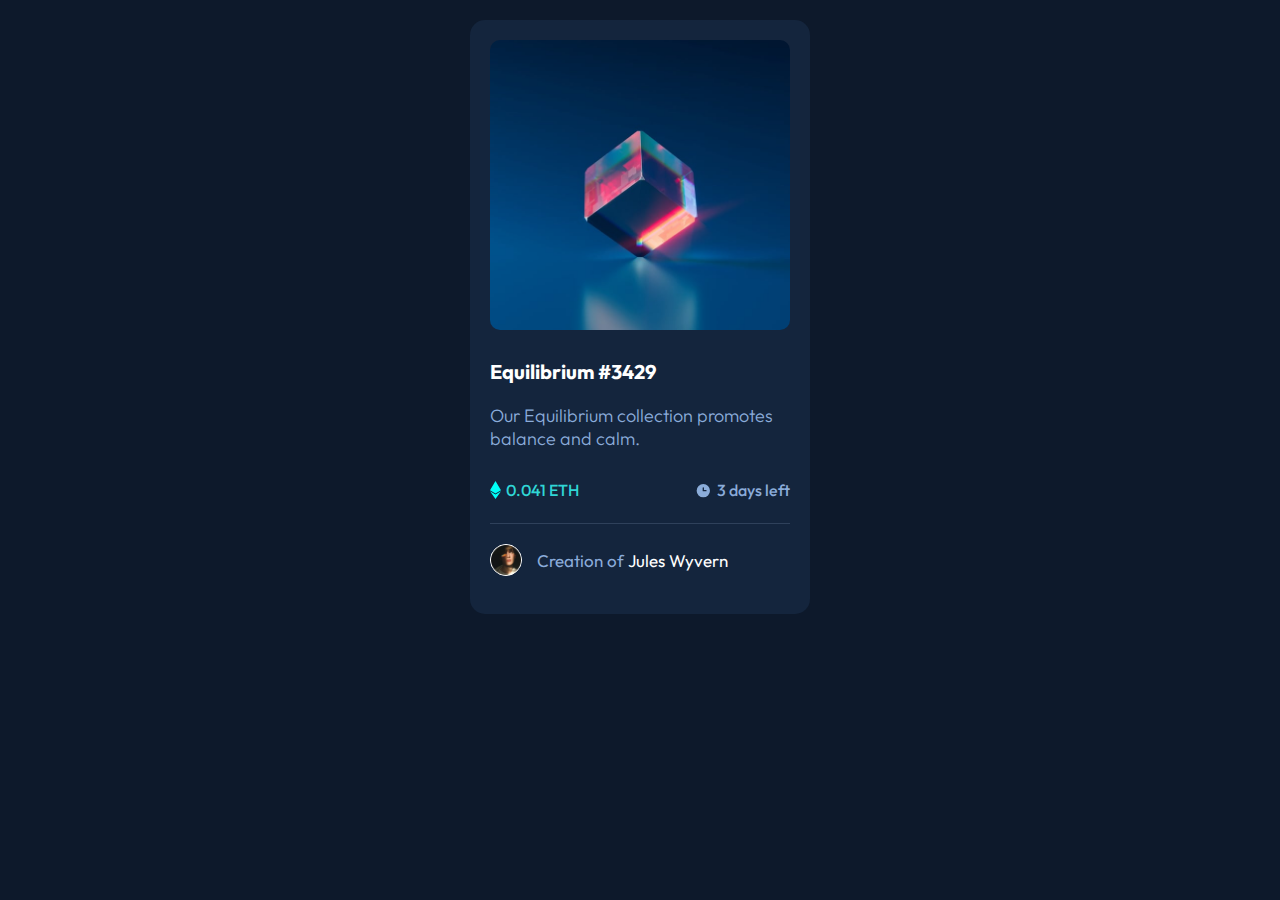
<file: index.html>
<!DOCTYPE html>
<html lang="en">
<head>
  <meta charset="UTF-8">
  <meta name="viewport" content="width=device-width, initial-scale=1.0"> <!-- displays site properly based on user's device -->

  <link rel="icon" type="image/png" sizes="32x32" href="./images/favicon-32x32.png">
<link rel="preconnect" href="https://fonts.googleapis.com">
<link rel="preconnect" href="https://fonts.gstatic.com" crossorigin>
<link href="https://fonts.googleapis.com/css2?family=Outfit:wght@300;500;700&display=swap" rel="stylesheet">
<link rel="stylesheet" type="text/css" href="style.css">
  <title>Frontend Mentor | NFT preview card component</title>

 
</head>
<body>

  <div class="nft-card">
      <div class="image-container">
        <img src="images/image-equilibrium.jpg" alt="image">
        <div>
          <img src="images/icon-view.svg" alt="eth-icon">
        </div>
      </div>

      <div>
        <div class="title">
          Equilibrium #3429
        </div>

        <div class="per-text">
          Our Equilibrium collection promotes balance and calm.
        </div>

        <div class="eth-days">
          
          <div id="eth">
            <img src="images/icon-ethereum.svg" alt="eth-icon"> 0.041 ETH
          </div>

          <div id="days">
            <img src="images/icon-clock.svg" alt="eth-icon"> 3 days left
          </div>
        </div>

        <div class="avatar-text">
            <div class="avatar">
              <img src="images/image-avatar.png" alt="eth-icon">
            </div>

            <div class="imgav-text"> Creation of <span>Jules Wyvern <span></div>
        </div>
      </div>
  </div>
  <!-- 


  0.041 ETH
  3 days left
  
  -->

  <!-- <div class="attribution">
    Challenge by <a href="https://www.frontendmentor.io?ref=challenge" target="_blank">Frontend Mentor</a>. 
    Coded by <a href="#">Your Name Here</a>.
  </div> -->
</body>
</html>
</file>
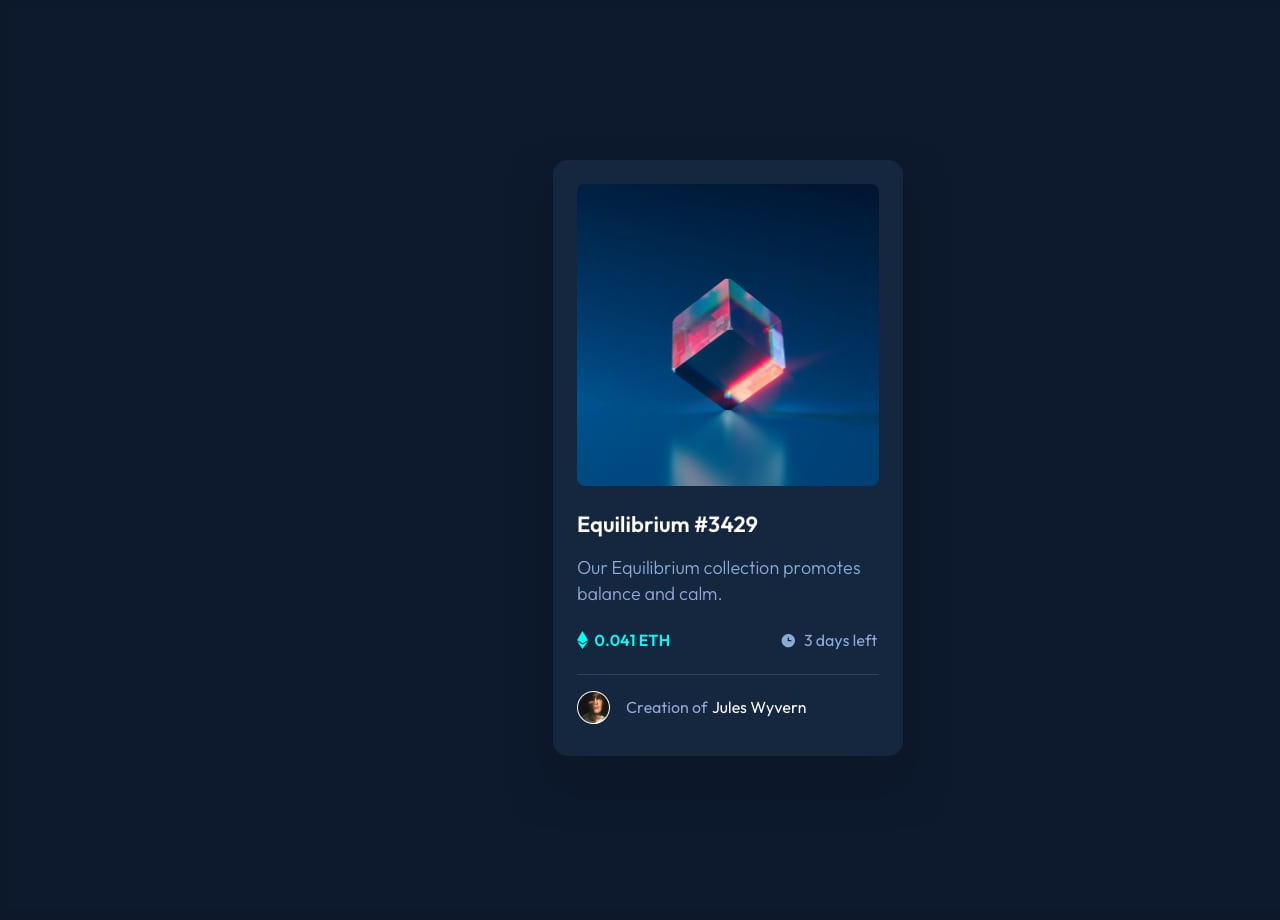
<file: next.html>
<!DOCTYPE html>
<html lang="en">
<head>
  <meta charset="UTF-8">
  <meta name="viewport" content="width=device-width, initial-scale=1.0"> <!-- displays site properly based on user's device -->

  <link rel="icon" type="image/png" sizes="32x32" href="./images/favicon-32x32.png">
  
  <title>Frontend Mentor | NFT preview card component</title>

  <!-- Feel free to remove these styles or customise in your own stylesheet 👍 -->
  <style>
    .attribution { font-size: 11px; text-align: center; }
    .attribution a { color: hsl(228, 45%, 44%); }
    body{
      background: hsl(217, 54%, 11%);
      color: white;
    }
  </style>
</head>
<body>
  <img src="design/desktop-design.jpg">
</body>
</html>
</file>
<file: style.css>
*{
      padding: 0;
      margin: 0;
     font-family: 'Outfit', sans-serif;
    }

    body{
      background: hsl(217, 54%, 11%);
      color: hsl(0, 0%, 100%);
      display: flex;
      justify-content: center;
      align-items: center;
    }

    .nft-card{
      background: hsl(216, 50%, 16%);
      border-radius: 15px;
      padding: 20px;
      width: 300px;
      margin-top: 20px;
    }

    .image-container{
      position: relative;
      border-radius: 10px;
    }

    .image-container img{
      width: 100%;
      height: 290px;
      border-radius: 10px;
    }

    .image-container div{
      display: none;
      
    }

    .image-container:hover div{
      border-radius: 10px;
      position: absolute;
      top: 0;
      width: 100%;
      height: 290px;
      background:#30D6D654;
      display: flex;
      justify-content: center;
      align-items: center;
      cursor: pointer;
    }
    .image-container div img{
      width: 40px;
      height: 40px;
    }
    .title{
      font-size: 20px;
      margin-top: 25px;
      font-weight: 700;
    }
    .per-text{
      color:  grey;
      font-size: 18px;
      padding:  20px 0;
      font-weight: 300;
      color: hsl(215, 51%, 70%);
    }

    .eth-days{
      display: flex;
      justify-content: space-between;
      border-bottom:  1px solid hsl(215, 32%, 27%);
      padding: 10px 0 23px 0;
    }

    .eth-days div img{
        margin-right: 5px;
    }
    .eth-days div{
      display: flex;
      align-items: center;
      font-size: 16px;
      font-weight: 500;
    }

    #eth{
      color: #30D6D6;
    }

    #days{
      color: hsl(215, 51%, 70%);
    }

    .avatar-text{
      padding: 20px 0 18px 0;
    }
    .avatar{
      border:  1px solid white;
      width: 30px;
      height: 30px;
      background: white;
      border-radius: 50%;

    }

    .avatar img{
      width: 100%;
    }

    .avatar-text{
      display: flex;
      align-items: center;
    }

    .imgav-text{
      font-size: 17px;
      margin-left:  15px;
      color: hsl(215, 51%, 70%);
    }

    .imgav-text span{
      color: white;
    }
    .imgav-text span:hover,
    .title:hover{
      color: #30D6D6;
      cursor: pointer;
    }

    @media screen and (max-width: 600px){
      .nft-card{
        
        padding: 20px;
        width: 100%;
        margin: 20px;
        margin-bottom: 0;
      }
    }
</file>
